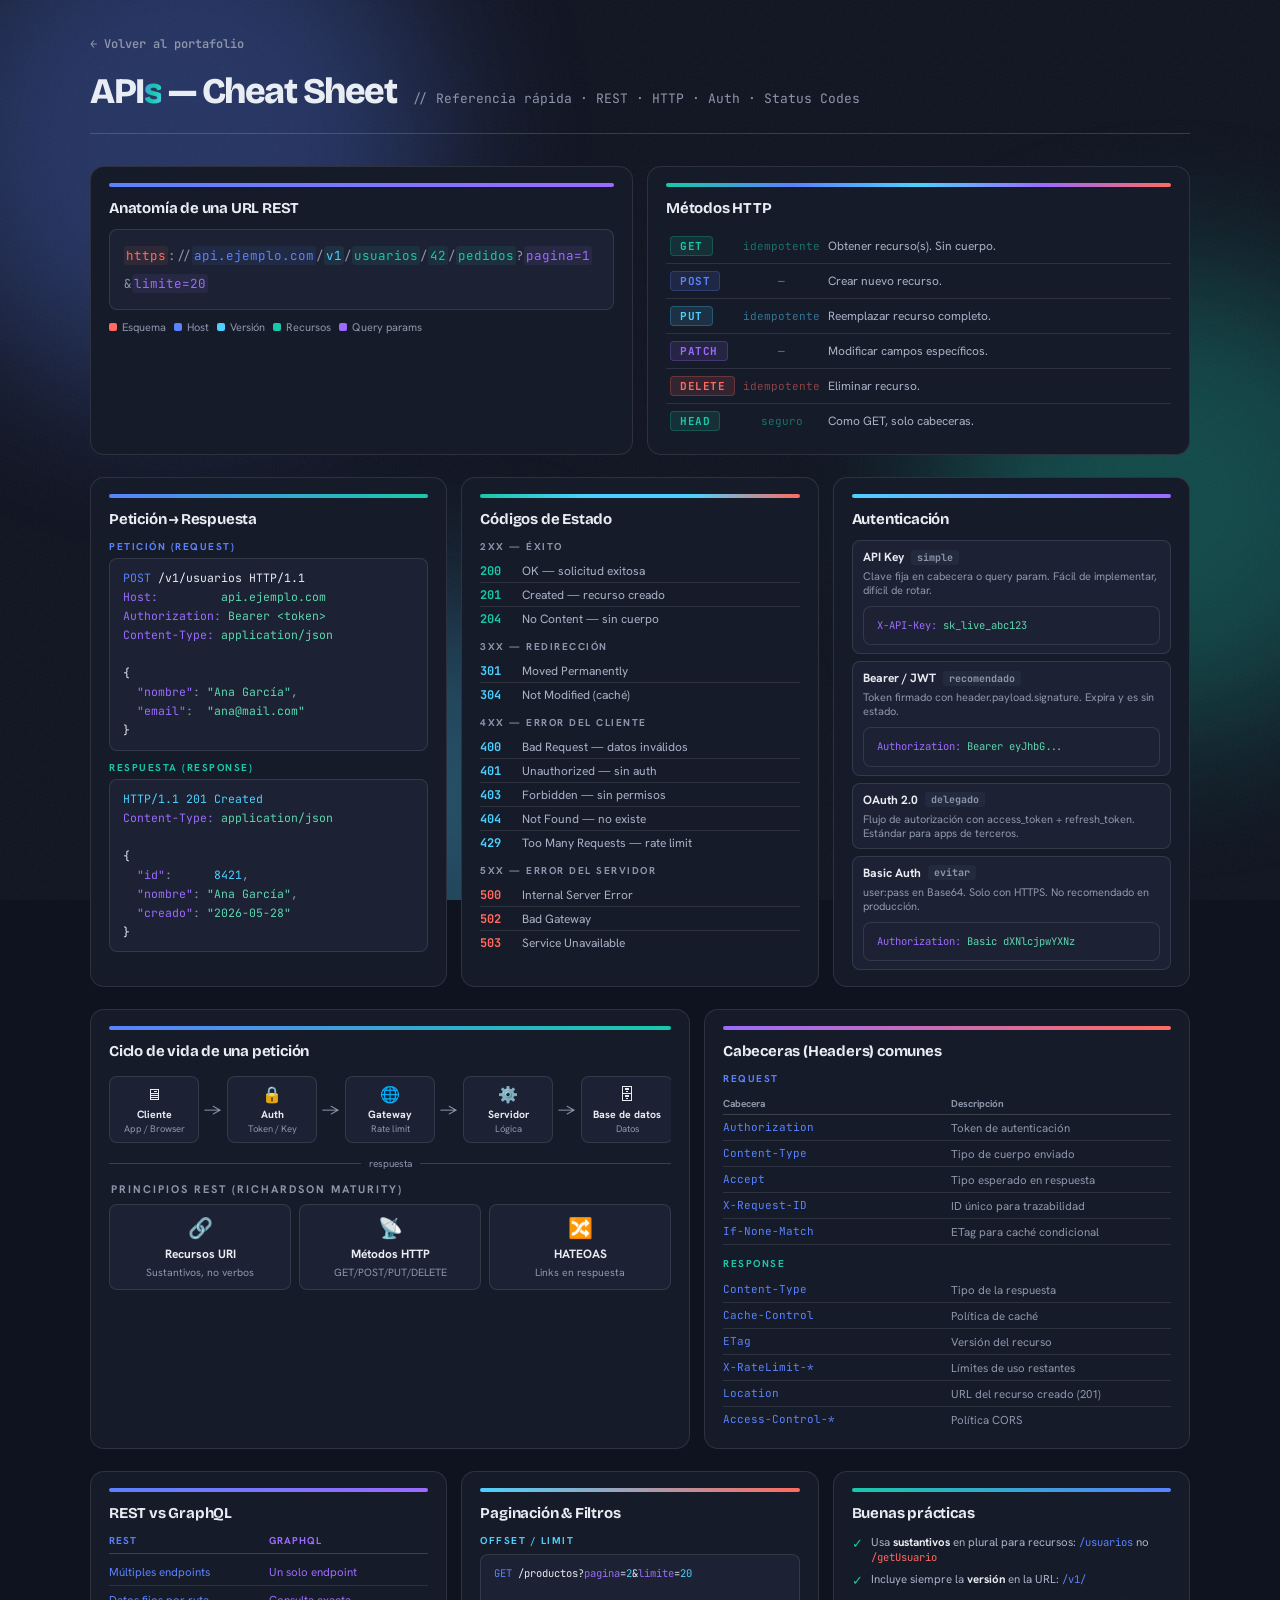
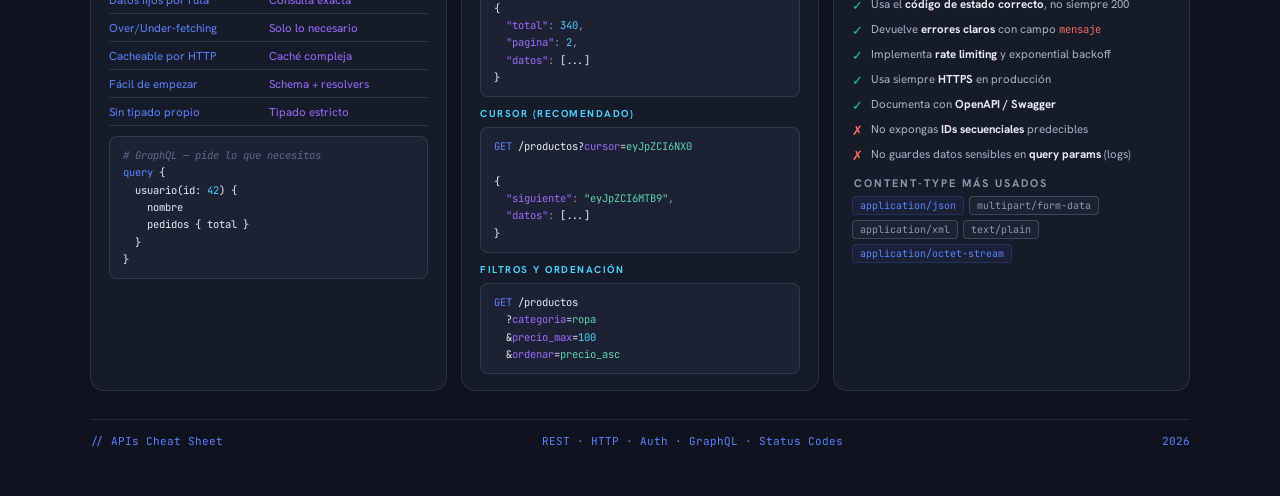
<file: recursos/apis.html>
<!DOCTYPE html>
<html lang="es">
<head>
<meta charset="UTF-8"/>
<meta name="viewport" content="width=device-width, initial-scale=1.0"/>
<title>APIs — Cheat Sheet</title>
<link rel="icon" type="image/svg+xml" href="../assets/ico/favicon.svg"/>
<link rel="icon" type="image/png" sizes="32x32" href="../assets/ico/favicon-32.png"/>
<link rel="preconnect" href="https://fonts.googleapis.com"/>
<link rel="preconnect" href="https://fonts.gstatic.com" crossorigin/>
<link href="https://fonts.googleapis.com/css2?family=Bricolage+Grotesque:opsz,wght@12..96,400;12..96,600;12..96,800&family=Hanken+Grotesk:wght@400;500;600;700&family=JetBrains+Mono:wght@400;600;700&display=swap" rel="stylesheet"/>
<style>
  :root {
    --bg:       #0f1320;
    --surface:  #161b29;
    --surface2: #1c2233;
    --border:   rgba(255,255,255,.10);
    --border2:  rgba(255,255,255,.16);

    --get:    #18c9a9;
    --post:   #5b82ff;
    --put:    #4dd0ff;
    --patch:  #9b6bff;
    --delete: #ff6b60;
    --head:   #18c9a9;

    --text:   #e8ecf3;
    --muted:  #8e96ab;
    --accent: #5b82ff;

    --mono: 'JetBrains Mono', monospace;
    --sans: 'Hanken Grotesk', sans-serif;
    --display: 'Bricolage Grotesque', sans-serif;

    --radius: 14px;
    --radius-sm: 8px;
  }

  * { box-sizing: border-box; margin: 0; padding: 0; }

  body {
    background: var(--bg);
    color: var(--text);
    font-family: var(--sans);
    min-height: 100vh;
    padding: 32px 24px 48px;
    overflow-x: hidden;
    -webkit-font-smoothing: antialiased;
  }

  /* ─── FONDO ANIMADO (igual que el portafolio) ─── */
  .mesh { position: fixed; inset: 0; z-index: -2; overflow: hidden; pointer-events: none; }
  .blob { position: absolute; border-radius: 50%; filter: blur(80px); opacity: .3; animation: float 18s ease-in-out infinite; }
  .blob.a { width: 520px; height: 520px; background: var(--post);  top: -120px; left: -80px; }
  .blob.b { width: 460px; height: 460px; background: var(--get);   top: 30%; right: -120px; animation-delay: -6s; }
  .blob.c { width: 400px; height: 400px; background: var(--put);   bottom: -100px; left: 20%; animation-delay: -11s; }
  @keyframes float {
    0%,100% { transform: translate(0,0) scale(1); }
    33% { transform: translate(40px,-50px) scale(1.1); }
    66% { transform: translate(-30px,40px) scale(.95); }
  }
  .grain {
    position: fixed; inset: 0; z-index: -1; pointer-events: none; opacity: .06;
    background-image: url("data:image/svg+xml,%3Csvg xmlns='http://www.w3.org/2000/svg' width='120' height='120'%3E%3Cfilter id='n'%3E%3CfeTurbulence type='fractalNoise' baseFrequency='.9' numOctaves='3'/%3E%3C/filter%3E%3Crect width='100%25' height='100%25' filter='url(%23n)'/%3E%3C/svg%3E");
  }

  /* ─── GRID ─── */
  .sheet {
    max-width: 1100px;
    margin: 0 auto;
  }

  /* ─── HEADER ─── */
  header {
    display: flex;
    align-items: baseline;
    gap: 16px;
    margin-bottom: 32px;
    border-bottom: 1px solid var(--border2);
    padding-bottom: 20px;
  }
  header h1 {
    font-family: var(--display);
    font-size: 36px;
    font-weight: 800;
    letter-spacing: -1.5px;
    color: var(--text);
  }
  header h1 span {
    background: linear-gradient(110deg, var(--post), var(--get) 55%, var(--put));
    -webkit-background-clip: text; background-clip: text; color: transparent;
  }
  header p {
    font-size: 13px;
    color: var(--muted);
    font-family: var(--mono);
  }

  /* ─── SECTION TITLE ─── */
  .section-title {
    font-size: 11px;
    font-weight: 700;
    letter-spacing: 2px;
    text-transform: uppercase;
    color: var(--muted);
    margin-bottom: 10px;
    padding-left: 2px;
  }

  /* ─── CARDS ─── */
  .card {
    background: var(--surface);
    border: 1px solid var(--border);
    border-radius: var(--radius);
    padding: 16px 18px;
    height: 100%;
    transition: transform .2s, box-shadow .2s, border-color .2s;
  }
  .card:hover {
    transform: translateY(-4px);
    box-shadow: 0 18px 40px rgba(0,0,0,.45);
    border-color: rgba(255,255,255,.16);
  }
  .card h3 {
    font-family: var(--display);
    font-size: 15px;
    font-weight: 700;
    letter-spacing: -.2px;
    margin-bottom: 12px;
    color: var(--text);
  }

  /* ─── LAYOUT GRID ─── */
  .grid-2 { display: grid; grid-template-columns: 1fr 1fr; gap: 14px; }
  .grid-3 { display: grid; grid-template-columns: 1fr 1fr 1fr; gap: 14px; }
  .grid-4 { display: grid; grid-template-columns: repeat(4,1fr); gap: 14px; }
  .col-span-2 { grid-column: span 2; }
  .col-span-3 { grid-column: span 3; }
  .col-span-4 { grid-column: span 4; }

  .section { margin-bottom: 22px; }

  /* ─── MÉTODO BADGE ─── */
  .method {
    display: inline-flex;
    align-items: center;
    font-family: var(--mono);
    font-size: 11px;
    font-weight: 700;
    padding: 2px 9px;
    border-radius: 4px;
    letter-spacing: 0.5px;
  }
  .m-get    { background: #18c9a920; color: var(--get);    border: 1px solid #18c9a940; }
  .m-post   { background: #5b82ff20; color: var(--post);   border: 1px solid #5b82ff40; }
  .m-put    { background: #4dd0ff20; color: var(--put);    border: 1px solid #4dd0ff40; }
  .m-patch  { background: #9b6bff20; color: var(--patch);  border: 1px solid #9b6bff40; }
  .m-delete { background: #ff6b6020; color: var(--delete); border: 1px solid #ff6b6040; }
  .m-head   { background: #18c9a920; color: var(--head);   border: 1px solid #18c9a940; }

  /* ─── HTTP METHODS TABLE ─── */
  .methods-table { width: 100%; border-collapse: collapse; }
  .methods-table tr { border-bottom: 1px solid var(--border); }
  .methods-table tr:last-child { border-bottom: none; }
  .methods-table td {
    padding: 7px 4px;
    font-size: 12px;
    vertical-align: middle;
  }
  .methods-table td:first-child { width: 68px; }
  .methods-table td:nth-child(2) {
    font-family: var(--mono);
    font-size: 11px;
    color: var(--muted);
    width: 60px;
    text-align: center;
  }
  .methods-table td:last-child { color: #aab2c6; }
  .safe-dot {
    display: inline-block;
    width: 7px; height: 7px;
    border-radius: 50%;
    margin-right: 4px;
    vertical-align: middle;
  }

  /* ─── CODE BLOCK ─── */
  .code {
    background: var(--surface2);
    border: 1px solid var(--border);
    border-radius: var(--radius-sm);
    padding: 10px 13px;
    font-family: var(--mono);
    font-size: 11.5px;
    line-height: 1.65;
    overflow-x: auto;
    white-space: pre;
  }
  .code .kw   { color: #5b82ff; }
  .code .str  { color: #5cd6b0; }
  .code .num  { color: #4dd0ff; }
  .code .key  { color: #9b6bff; }
  .code .op   { color: var(--muted); }
  .code .cmt  { color: #5b6a8c; font-style: italic; }

  /* ─── STATUS CODES ─── */
  .status-group { margin-bottom: 10px; }
  .status-group-title {
    font-size: 10px;
    font-weight: 700;
    letter-spacing: 1.5px;
    text-transform: uppercase;
    color: var(--muted);
    margin-bottom: 6px;
  }
  .status-row {
    display: flex;
    align-items: baseline;
    gap: 8px;
    padding: 3.5px 0;
    border-bottom: 1px solid var(--border);
    font-size: 12px;
  }
  .status-row:last-child { border-bottom: none; }
  .status-code {
    font-family: var(--mono);
    font-weight: 700;
    font-size: 12px;
    min-width: 34px;
  }
  .s-2 { color: var(--get); }
  .s-3 { color: #4dd0ff; }
  .s-4 { color: var(--put); }
  .s-5 { color: var(--delete); }
  .status-desc { color: #aab2c6; }

  /* ─── AUTH METHODS ─── */
  .auth-item {
    display: flex;
    flex-direction: column;
    gap: 4px;
    padding: 8px 10px;
    background: var(--surface2);
    border: 1px solid var(--border);
    border-radius: var(--radius-sm);
    margin-bottom: 7px;
  }
  .auth-item:last-child { margin-bottom: 0; }
  .auth-name {
    font-size: 12px;
    font-weight: 700;
    color: var(--text);
    display: flex;
    align-items: center;
    gap: 7px;
  }
  .auth-tag {
    font-family: var(--mono);
    font-size: 10px;
    padding: 1px 6px;
    border-radius: 3px;
    background: #232a3d;
    color: var(--muted);
  }
  .auth-desc { font-size: 11px; color: var(--muted); }

  /* ─── ANATOMY ─── */
  .url-anatomy {
    font-family: var(--mono);
    font-size: 12.5px;
    background: var(--surface2);
    border: 1px solid var(--border);
    border-radius: var(--radius-sm);
    padding: 12px 14px;
    display: flex;
    flex-wrap: wrap;
    gap: 0;
    align-items: center;
    line-height: 2.2;
  }
  .url-part { position: relative; display: inline-block; }
  .url-part span { border-radius: 3px; padding: 1px 2px; }
  .u-scheme  span { color: #ff6b60; background: #ff6b6015; }
  .u-host    span { color: #5b82ff; background: #5b82ff15; }
  .u-version span { color: #4dd0ff; background: #4dd0ff15; }
  .u-res     span { color: #18c9a9; background: #18c9a915; }
  .u-param   span { color: #9b6bff; background: #9b6bff15; }
  .u-sep     { color: var(--muted); }

  .url-legend {
    display: flex;
    flex-wrap: wrap;
    gap: 8px;
    margin-top: 10px;
  }
  .url-legend-item {
    display: flex;
    align-items: center;
    gap: 5px;
    font-size: 11px;
    color: var(--muted);
  }
  .url-dot {
    width: 8px; height: 8px;
    border-radius: 2px;
    flex-shrink: 0;
  }

  /* ─── RESTVSGRPHQL ─── */
  .compare-row {
    display: grid;
    grid-template-columns: 1fr 1fr;
    gap: 0;
    font-size: 11.5px;
    border-bottom: 1px solid var(--border);
    padding: 6px 0;
    align-items: start;
  }
  .compare-row:last-child { border-bottom: none; }
  .compare-label { color: var(--muted); }
  .compare-rest  { color: #5b82ff; }
  .compare-gql   { color: #9b6bff; }
  .compare-header {
    display: grid;
    grid-template-columns: 1fr 1fr;
    font-size: 10px;
    font-weight: 700;
    letter-spacing: 1px;
    text-transform: uppercase;
    color: var(--muted);
    border-bottom: 1px solid var(--border2);
    padding-bottom: 6px;
    margin-bottom: 4px;
  }

  /* ─── PILLARS ─── */
  .pillars {
    display: grid;
    grid-template-columns: repeat(3, 1fr);
    gap: 8px;
  }
  .pillar {
    background: var(--surface2);
    border: 1px solid var(--border);
    border-radius: var(--radius-sm);
    padding: 10px 11px;
    text-align: center;
  }
  .pillar-icon { font-size: 20px; margin-bottom: 5px; }
  .pillar-name { font-size: 12px; font-weight: 700; color: var(--text); margin-bottom: 3px; }
  .pillar-desc { font-size: 10.5px; color: var(--muted); }

  /* ─── HEADER TABLE ─── */
  .header-table { width: 100%; }
  .header-row {
    display: grid;
    grid-template-columns: 1fr 1fr;
    gap: 8px;
    font-size: 11.5px;
    border-bottom: 1px solid var(--border);
    padding: 5px 0;
  }
  .header-row:last-child { border-bottom: none; }
  .header-name { font-family: var(--mono); color: var(--accent); font-size: 11px; }
  .header-desc { color: var(--muted); }

  /* ─── FLOW DIAGRAM ─── */
  .flow {
    display: flex;
    align-items: center;
    gap: 0;
    overflow-x: auto;
    padding: 4px 0;
  }
  .flow-step {
    flex-shrink: 0;
    background: var(--surface2);
    border: 1px solid var(--border);
    border-radius: var(--radius-sm);
    padding: 7px 11px;
    text-align: center;
    min-width: 90px;
  }
  .flow-step .fs-icon { font-size: 16px; display: block; margin-bottom: 2px; }
  .flow-step .fs-name { font-size: 10.5px; font-weight: 700; color: var(--text); display: block; }
  .flow-step .fs-sub  { font-size: 9.5px; color: var(--muted); display: block; margin-top: 1px; }
  .flow-arrow {
    color: var(--muted);
    font-size: 16px;
    padding: 0 5px;
    flex-shrink: 0;
  }

  /* ─── TAG CHIPS ─── */
  .chip-row { display: flex; flex-wrap: wrap; gap: 5px; margin-top: 6px; }
  .chip {
    font-family: var(--mono);
    font-size: 10px;
    padding: 2px 7px;
    border-radius: 4px;
    background: var(--surface2);
    border: 1px solid var(--border2);
    color: var(--muted);
  }
  .chip-hl { color: var(--accent); border-color: #5b82ff30; background: #5b82ff10; }

  /* ─── FOOTBAR ─── */
  footer {
    margin-top: 28px;
    border-top: 1px solid var(--border);
    padding-top: 14px;
    font-size: 11px;
    color: var(--muted);
    font-family: var(--mono);
    display: flex;
    justify-content: space-between;
    align-items: center;
  }
  footer span { color: var(--accent); }

  /* ─── ACCENT LINE ─── */
  .accent-bar {
    height: 4px;
    border-radius: 2px;
    margin-bottom: 12px;
  }

  @media (max-width: 700px) {
    .grid-2, .grid-3, .grid-4 { grid-template-columns: 1fr; }
    .col-span-2, .col-span-3, .col-span-4 { grid-column: span 1; }
    .compare-header, .compare-row { grid-template-columns: 1fr; }
    .pillars { grid-template-columns: 1fr 1fr; }
  }
</style>
</head>
<body>
<div class="mesh"><div class="blob a"></div><div class="blob b"></div><div class="blob c"></div></div>
<div class="grain"></div>
<div class="sheet">

  <!-- VOLVER -->
  <a href="../index.html" style="display:inline-flex;align-items:center;gap:6px;font-family:var(--mono);font-size:12px;font-weight:600;color:var(--muted);text-decoration:none;margin-bottom:18px;transition:color .2s" onmouseover="this.style.color='var(--accent)'" onmouseout="this.style.color='var(--muted)'">← Volver al portafolio</a>

  <!-- HEADER -->
  <header>
    <h1>API<span>s</span> — Cheat Sheet</h1>
    <p>// Referencia rápida · REST · HTTP · Auth · Status Codes</p>
  </header>

  <!-- ROW 1: Anatomy + HTTP Methods -->
  <div class="section">
    <div class="grid-2" style="align-items:start">

      <!-- ANATOMY OF A URL -->
      <div class="card">
        <div class="accent-bar" style="background: linear-gradient(90deg,#5b82ff,#9b6bff)"></div>
        <h3>Anatomía de una URL REST</h3>
        <div class="url-anatomy">
          <span class="url-part u-scheme"><span>https</span></span>
          <span class="u-sep">://</span>
          <span class="url-part u-host"><span>api.ejemplo.com</span></span>
          <span class="u-sep">/</span>
          <span class="url-part u-version"><span>v1</span></span>
          <span class="u-sep">/</span>
          <span class="url-part u-res"><span>usuarios</span></span>
          <span class="u-sep">/</span>
          <span class="url-part u-res"><span>42</span></span>
          <span class="u-sep">/</span>
          <span class="url-part u-res"><span>pedidos</span></span>
          <span class="u-sep">?</span>
          <span class="url-part u-param"><span>pagina=1</span></span>
          <span class="u-sep">&amp;</span>
          <span class="url-part u-param"><span>limite=20</span></span>
        </div>
        <div class="url-legend">
          <div class="url-legend-item"><div class="url-dot" style="background:#ff6b60"></div> Esquema</div>
          <div class="url-legend-item"><div class="url-dot" style="background:#5b82ff"></div> Host</div>
          <div class="url-legend-item"><div class="url-dot" style="background:#4dd0ff"></div> Versión</div>
          <div class="url-legend-item"><div class="url-dot" style="background:#18c9a9"></div> Recursos</div>
          <div class="url-legend-item"><div class="url-dot" style="background:#9b6bff"></div> Query params</div>
        </div>
      </div>

      <!-- HTTP METHODS -->
      <div class="card">
        <div class="accent-bar" style="background: linear-gradient(90deg,#18c9a9,#5b82ff,#4dd0ff,#9b6bff,#ff6b60)"></div>
        <h3>Métodos HTTP</h3>
        <table class="methods-table">
          <tbody>
            <tr>
              <td><span class="method m-get">GET</span></td>
              <td><span style="color:#18c9a980">idempotente</span></td>
              <td>Obtener recurso(s). Sin cuerpo.</td>
            </tr>
            <tr>
              <td><span class="method m-post">POST</span></td>
              <td><span style="color:#6b7694">—</span></td>
              <td>Crear nuevo recurso.</td>
            </tr>
            <tr>
              <td><span class="method m-put">PUT</span></td>
              <td><span style="color:#4dd0ff80">idempotente</span></td>
              <td>Reemplazar recurso completo.</td>
            </tr>
            <tr>
              <td><span class="method m-patch">PATCH</span></td>
              <td><span style="color:#6b7694">—</span></td>
              <td>Modificar campos específicos.</td>
            </tr>
            <tr>
              <td><span class="method m-delete">DELETE</span></td>
              <td><span style="color:#ff6b6080">idempotente</span></td>
              <td>Eliminar recurso.</td>
            </tr>
            <tr>
              <td><span class="method m-head">HEAD</span></td>
              <td><span style="color:#18c9a980">seguro</span></td>
              <td>Como GET, solo cabeceras.</td>
            </tr>
          </tbody>
        </table>
      </div>
    </div>
  </div>

  <!-- ROW 2: Req/Res + Status Codes + Auth -->
  <div class="section">
    <div class="grid-3" style="align-items:start">

      <!-- REQUEST / RESPONSE -->
      <div class="card">
        <div class="accent-bar" style="background: linear-gradient(90deg,#5b82ff,#18c9a9)"></div>
        <h3>Petición → Respuesta</h3>
        <!-- Request -->
        <div style="font-size:10px;font-weight:700;letter-spacing:1.5px;text-transform:uppercase;color:#5b82ff;margin-bottom:5px">Petición (Request)</div>
        <div class="code" style="margin-bottom:10px"><span class="kw">POST</span> /v1/usuarios HTTP/1.1
<span class="key">Host:</span>         <span class="str">api.ejemplo.com</span>
<span class="key">Authorization:</span> <span class="str">Bearer &lt;token&gt;</span>
<span class="key">Content-Type:</span> <span class="str">application/json</span>

{
  <span class="key">"nombre"</span><span class="op">:</span> <span class="str">"Ana García"</span><span class="op">,</span>
  <span class="key">"email"</span><span class="op">:</span>  <span class="str">"ana@mail.com"</span>
}</div>
        <!-- Response -->
        <div style="font-size:10px;font-weight:700;letter-spacing:1.5px;text-transform:uppercase;color:#18c9a9;margin-bottom:5px">Respuesta (Response)</div>
        <div class="code"><span class="num">HTTP/1.1 201 Created</span>
<span class="key">Content-Type:</span> <span class="str">application/json</span>

{
  <span class="key">"id"</span><span class="op">:</span>      <span class="num">8421</span><span class="op">,</span>
  <span class="key">"nombre"</span><span class="op">:</span> <span class="str">"Ana García"</span><span class="op">,</span>
  <span class="key">"creado"</span><span class="op">:</span> <span class="str">"2026-05-28"</span>
}</div>
      </div>

      <!-- STATUS CODES -->
      <div class="card">
        <div class="accent-bar" style="background: linear-gradient(90deg,#18c9a9,#4dd0ff,#4dd0ff,#ff6b60)"></div>
        <h3>Códigos de Estado</h3>

        <div class="status-group">
          <div class="status-group-title">2xx — Éxito</div>
          <div class="status-row"><span class="status-code s-2">200</span><span class="status-desc">OK — solicitud exitosa</span></div>
          <div class="status-row"><span class="status-code s-2">201</span><span class="status-desc">Created — recurso creado</span></div>
          <div class="status-row"><span class="status-code s-2">204</span><span class="status-desc">No Content — sin cuerpo</span></div>
        </div>
        <div class="status-group">
          <div class="status-group-title">3xx — Redirección</div>
          <div class="status-row"><span class="status-code s-3">301</span><span class="status-desc">Moved Permanently</span></div>
          <div class="status-row"><span class="status-code s-3">304</span><span class="status-desc">Not Modified (caché)</span></div>
        </div>
        <div class="status-group">
          <div class="status-group-title">4xx — Error del cliente</div>
          <div class="status-row"><span class="status-code s-4">400</span><span class="status-desc">Bad Request — datos inválidos</span></div>
          <div class="status-row"><span class="status-code s-4">401</span><span class="status-desc">Unauthorized — sin auth</span></div>
          <div class="status-row"><span class="status-code s-4">403</span><span class="status-desc">Forbidden — sin permisos</span></div>
          <div class="status-row"><span class="status-code s-4">404</span><span class="status-desc">Not Found — no existe</span></div>
          <div class="status-row"><span class="status-code s-4">429</span><span class="status-desc">Too Many Requests — rate limit</span></div>
        </div>
        <div class="status-group">
          <div class="status-group-title">5xx — Error del servidor</div>
          <div class="status-row"><span class="status-code s-5">500</span><span class="status-desc">Internal Server Error</span></div>
          <div class="status-row"><span class="status-code s-5">502</span><span class="status-desc">Bad Gateway</span></div>
          <div class="status-row"><span class="status-code s-5">503</span><span class="status-desc">Service Unavailable</span></div>
        </div>
      </div>

      <!-- AUTH -->
      <div class="card">
        <div class="accent-bar" style="background: linear-gradient(90deg,#4dd0ff,#9b6bff)"></div>
        <h3>Autenticación</h3>

        <div class="auth-item">
          <div class="auth-name">API Key <span class="auth-tag">simple</span></div>
          <div class="auth-desc">Clave fija en cabecera o query param. Fácil de implementar, difícil de rotar.</div>
          <div class="code" style="margin-top:5px;font-size:10.5px"><span class="key">X-API-Key:</span> <span class="str">sk_live_abc123</span></div>
        </div>

        <div class="auth-item">
          <div class="auth-name">Bearer / JWT <span class="auth-tag">recomendado</span></div>
          <div class="auth-desc">Token firmado con header.payload.signature. Expira y es sin estado.</div>
          <div class="code" style="margin-top:5px;font-size:10.5px"><span class="key">Authorization:</span> <span class="str">Bearer eyJhbG...</span></div>
        </div>

        <div class="auth-item">
          <div class="auth-name">OAuth 2.0 <span class="auth-tag">delegado</span></div>
          <div class="auth-desc">Flujo de autorización con access_token + refresh_token. Estándar para apps de terceros.</div>
        </div>

        <div class="auth-item">
          <div class="auth-name">Basic Auth <span class="auth-tag">evitar</span></div>
          <div class="auth-desc">user:pass en Base64. Solo con HTTPS. No recomendado en producción.</div>
          <div class="code" style="margin-top:5px;font-size:10.5px"><span class="key">Authorization:</span> <span class="str">Basic dXNlcjpwYXNz</span></div>
        </div>
      </div>
    </div>
  </div>

  <!-- ROW 3: Flujo + Cabeceras comunes -->
  <div class="section">
    <div class="grid-2" style="align-items:start">

      <!-- FLUJO REQUEST -->
      <div class="card">
        <div class="accent-bar" style="background: linear-gradient(90deg,#5b82ff,#18c9a9)"></div>
        <h3>Ciclo de vida de una petición</h3>
        <div class="flow">
          <div class="flow-step">
            <span class="fs-icon">🖥</span>
            <span class="fs-name">Cliente</span>
            <span class="fs-sub">App / Browser</span>
          </div>
          <div class="flow-arrow">→</div>
          <div class="flow-step">
            <span class="fs-icon">🔒</span>
            <span class="fs-name">Auth</span>
            <span class="fs-sub">Token / Key</span>
          </div>
          <div class="flow-arrow">→</div>
          <div class="flow-step">
            <span class="fs-icon">🌐</span>
            <span class="fs-name">Gateway</span>
            <span class="fs-sub">Rate limit</span>
          </div>
          <div class="flow-arrow">→</div>
          <div class="flow-step">
            <span class="fs-icon">⚙️</span>
            <span class="fs-name">Servidor</span>
            <span class="fs-sub">Lógica</span>
          </div>
          <div class="flow-arrow">→</div>
          <div class="flow-step">
            <span class="fs-icon">🗄</span>
            <span class="fs-name">Base de datos</span>
            <span class="fs-sub">Datos</span>
          </div>
        </div>
        <div style="margin-top:10px;display:flex;align-items:center;gap:8px">
          <div style="height:1px;flex:1;background:var(--border2)"></div>
          <span style="font-size:10px;color:var(--muted)">respuesta</span>
          <div style="height:1px;flex:1;background:var(--border2)"></div>
        </div>

        <!-- Principios REST -->
        <div style="margin-top:12px">
          <div class="section-title" style="margin-bottom:8px">Principios REST (Richardson Maturity)</div>
          <div class="pillars">
            <div class="pillar">
              <div class="pillar-icon">🔗</div>
              <div class="pillar-name">Recursos URI</div>
              <div class="pillar-desc">Sustantivos, no verbos</div>
            </div>
            <div class="pillar">
              <div class="pillar-icon">📡</div>
              <div class="pillar-name">Métodos HTTP</div>
              <div class="pillar-desc">GET/POST/PUT/DELETE</div>
            </div>
            <div class="pillar">
              <div class="pillar-icon">🔀</div>
              <div class="pillar-name">HATEOAS</div>
              <div class="pillar-desc">Links en respuesta</div>
            </div>
          </div>
        </div>
      </div>

      <!-- CABECERAS COMUNES -->
      <div class="card">
        <div class="accent-bar" style="background: linear-gradient(90deg,#9b6bff,#ff6b60)"></div>
        <h3>Cabeceras (Headers) comunes</h3>

        <div style="font-size:10px;font-weight:700;letter-spacing:1.5px;text-transform:uppercase;color:#5b82ff;margin-bottom:7px">Request</div>
        <div class="header-row" style="font-size:10px;font-weight:700;color:var(--muted);padding-bottom:4px;border-bottom:1px solid var(--border2)">
          <span>Cabecera</span><span>Descripción</span>
        </div>
        <div class="header-row"><span class="header-name">Authorization</span><span class="header-desc">Token de autenticación</span></div>
        <div class="header-row"><span class="header-name">Content-Type</span><span class="header-desc">Tipo de cuerpo enviado</span></div>
        <div class="header-row"><span class="header-name">Accept</span><span class="header-desc">Tipo esperado en respuesta</span></div>
        <div class="header-row"><span class="header-name">X-Request-ID</span><span class="header-desc">ID único para trazabilidad</span></div>
        <div class="header-row"><span class="header-name">If-None-Match</span><span class="header-desc">ETag para caché condicional</span></div>

        <div style="font-size:10px;font-weight:700;letter-spacing:1.5px;text-transform:uppercase;color:#18c9a9;margin:12px 0 7px">Response</div>
        <div class="header-row"><span class="header-name">Content-Type</span><span class="header-desc">Tipo de la respuesta</span></div>
        <div class="header-row"><span class="header-name">Cache-Control</span><span class="header-desc">Política de caché</span></div>
        <div class="header-row"><span class="header-name">ETag</span><span class="header-desc">Versión del recurso</span></div>
        <div class="header-row"><span class="header-name">X-RateLimit-*</span><span class="header-desc">Límites de uso restantes</span></div>
        <div class="header-row"><span class="header-name">Location</span><span class="header-desc">URL del recurso creado (201)</span></div>
        <div class="header-row"><span class="header-name">Access-Control-*</span><span class="header-desc">Política CORS</span></div>
      </div>
    </div>
  </div>

  <!-- ROW 4: REST vs GraphQL + Buenas practicas + Paginación -->
  <div class="section">
    <div class="grid-3" style="align-items:start">

      <!-- REST vs GraphQL -->
      <div class="card">
        <div class="accent-bar" style="background: linear-gradient(90deg,#5b82ff,#9b6bff)"></div>
        <h3>REST vs GraphQL</h3>
        <div class="compare-header">
          <span style="color:#5b82ff">REST</span>
          <span style="color:#9b6bff">GraphQL</span>
        </div>
        <div class="compare-row">
          <span class="compare-rest">Múltiples endpoints</span>
          <span class="compare-gql">Un solo endpoint</span>
        </div>
        <div class="compare-row">
          <span class="compare-rest">Datos fijos por ruta</span>
          <span class="compare-gql">Consulta exacta</span>
        </div>
        <div class="compare-row">
          <span class="compare-rest">Over/Under-fetching</span>
          <span class="compare-gql">Solo lo necesario</span>
        </div>
        <div class="compare-row">
          <span class="compare-rest">Cacheable por HTTP</span>
          <span class="compare-gql">Caché compleja</span>
        </div>
        <div class="compare-row">
          <span class="compare-rest">Fácil de empezar</span>
          <span class="compare-gql">Schema + resolvers</span>
        </div>
        <div class="compare-row">
          <span class="compare-rest">Sin tipado propio</span>
          <span class="compare-gql">Tipado estricto</span>
        </div>
        <div style="margin-top:10px">
          <div class="code" style="font-size:10.5px"><span class="cmt"># GraphQL — pide lo que necesitas</span>
<span class="kw">query</span> {
  usuario(id: <span class="num">42</span>) {
    nombre
    pedidos { total }
  }
}</div>
        </div>
      </div>

      <!-- PAGINACIÓN -->
      <div class="card">
        <div class="accent-bar" style="background: linear-gradient(90deg,#4dd0ff,#ff6b60)"></div>
        <h3>Paginación &amp; Filtros</h3>

        <div style="font-size:10px;font-weight:700;letter-spacing:1.5px;text-transform:uppercase;color:#4dd0ff;margin-bottom:7px">Offset / Limit</div>
        <div class="code" style="margin-bottom:10px;font-size:10.5px"><span class="kw">GET</span> /productos?<span class="key">pagina</span>=<span class="num">2</span>&amp;<span class="key">limite</span>=<span class="num">20</span>

{
  <span class="key">"total"</span><span class="op">:</span> <span class="num">340</span><span class="op">,</span>
  <span class="key">"pagina"</span><span class="op">:</span> <span class="num">2</span><span class="op">,</span>
  <span class="key">"datos"</span><span class="op">:</span> [...]
}</div>

        <div style="font-size:10px;font-weight:700;letter-spacing:1.5px;text-transform:uppercase;color:#4dd0ff;margin-bottom:7px">Cursor (recomendado)</div>
        <div class="code" style="margin-bottom:10px;font-size:10.5px"><span class="kw">GET</span> /productos?<span class="key">cursor</span>=<span class="str">eyJpZCI6NX0</span>

{
  <span class="key">"siguiente"</span><span class="op">:</span> <span class="str">"eyJpZCI6MTB9"</span><span class="op">,</span>
  <span class="key">"datos"</span><span class="op">:</span> [...]
}</div>

        <div style="font-size:10px;font-weight:700;letter-spacing:1.5px;text-transform:uppercase;color:#4dd0ff;margin-bottom:7px">Filtros y ordenación</div>
        <div class="code" style="font-size:10.5px"><span class="kw">GET</span> /productos
  ?<span class="key">categoria</span>=<span class="str">ropa</span>
  &amp;<span class="key">precio_max</span>=<span class="num">100</span>
  &amp;<span class="key">ordenar</span>=<span class="str">precio_asc</span></div>
      </div>

      <!-- BUENAS PRÁCTICAS -->
      <div class="card">
        <div class="accent-bar" style="background: linear-gradient(90deg,#18c9a9,#5b82ff)"></div>
        <h3>Buenas prácticas</h3>

        <div style="display:flex;flex-direction:column;gap:7px">
          <div style="display:flex;gap:8px;font-size:11.5px;align-items:flex-start">
            <span style="color:#18c9a9;font-size:13px;flex-shrink:0;margin-top:1px">✓</span>
            <span style="color:#aab2c6">Usa <strong style="color:var(--text)">sustantivos</strong> en plural para recursos: <code style="font-family:var(--mono);font-size:10.5px;color:#5b82ff">/usuarios</code> no <code style="font-family:var(--mono);font-size:10.5px;color:#ff6b60">/getUsuario</code></span>
          </div>
          <div style="display:flex;gap:8px;font-size:11.5px;align-items:flex-start">
            <span style="color:#18c9a9;font-size:13px;flex-shrink:0;margin-top:1px">✓</span>
            <span style="color:#aab2c6">Incluye siempre la <strong style="color:var(--text)">versión</strong> en la URL: <code style="font-family:var(--mono);font-size:10.5px;color:#5b82ff">/v1/</code></span>
          </div>
          <div style="display:flex;gap:8px;font-size:11.5px;align-items:flex-start">
            <span style="color:#18c9a9;font-size:13px;flex-shrink:0;margin-top:1px">✓</span>
            <span style="color:#aab2c6">Usa el <strong style="color:var(--text)">código de estado correcto</strong>, no siempre 200</span>
          </div>
          <div style="display:flex;gap:8px;font-size:11.5px;align-items:flex-start">
            <span style="color:#18c9a9;font-size:13px;flex-shrink:0;margin-top:1px">✓</span>
            <span style="color:#aab2c6">Devuelve <strong style="color:var(--text)">errores claros</strong> con campo <code style="font-family:var(--mono);font-size:10.5px;color:#ff6b60">mensaje</code></span>
          </div>
          <div style="display:flex;gap:8px;font-size:11.5px;align-items:flex-start">
            <span style="color:#18c9a9;font-size:13px;flex-shrink:0;margin-top:1px">✓</span>
            <span style="color:#aab2c6">Implementa <strong style="color:var(--text)">rate limiting</strong> y exponential backoff</span>
          </div>
          <div style="display:flex;gap:8px;font-size:11.5px;align-items:flex-start">
            <span style="color:#18c9a9;font-size:13px;flex-shrink:0;margin-top:1px">✓</span>
            <span style="color:#aab2c6">Usa siempre <strong style="color:var(--text)">HTTPS</strong> en producción</span>
          </div>
          <div style="display:flex;gap:8px;font-size:11.5px;align-items:flex-start">
            <span style="color:#18c9a9;font-size:13px;flex-shrink:0;margin-top:1px">✓</span>
            <span style="color:#aab2c6">Documenta con <strong style="color:var(--text)">OpenAPI / Swagger</strong></span>
          </div>
          <div style="display:flex;gap:8px;font-size:11.5px;align-items:flex-start">
            <span style="color:#ff6b60;font-size:13px;flex-shrink:0;margin-top:1px">✗</span>
            <span style="color:#aab2c6">No expongas <strong style="color:var(--text)">IDs secuenciales</strong> predecibles</span>
          </div>
          <div style="display:flex;gap:8px;font-size:11.5px;align-items:flex-start">
            <span style="color:#ff6b60;font-size:13px;flex-shrink:0;margin-top:1px">✗</span>
            <span style="color:#aab2c6">No guardes datos sensibles en <strong style="color:var(--text)">query params</strong> (logs)</span>
          </div>
        </div>

        <div style="margin-top:12px">
          <div class="section-title" style="margin-bottom:6px">Content-Type más usados</div>
          <div class="chip-row">
            <span class="chip chip-hl">application/json</span>
            <span class="chip">multipart/form-data</span>
            <span class="chip">application/xml</span>
            <span class="chip">text/plain</span>
            <span class="chip chip-hl">application/octet-stream</span>
          </div>
        </div>
      </div>
    </div>
  </div>

  <!-- FOOTER -->
  <footer>
    <span>// APIs Cheat Sheet</span>
    <span>REST · HTTP · Auth · GraphQL · <span>Status Codes</span></span>
    <span>2026</span>
  </footer>

</div>
</body>
</html>
</file>
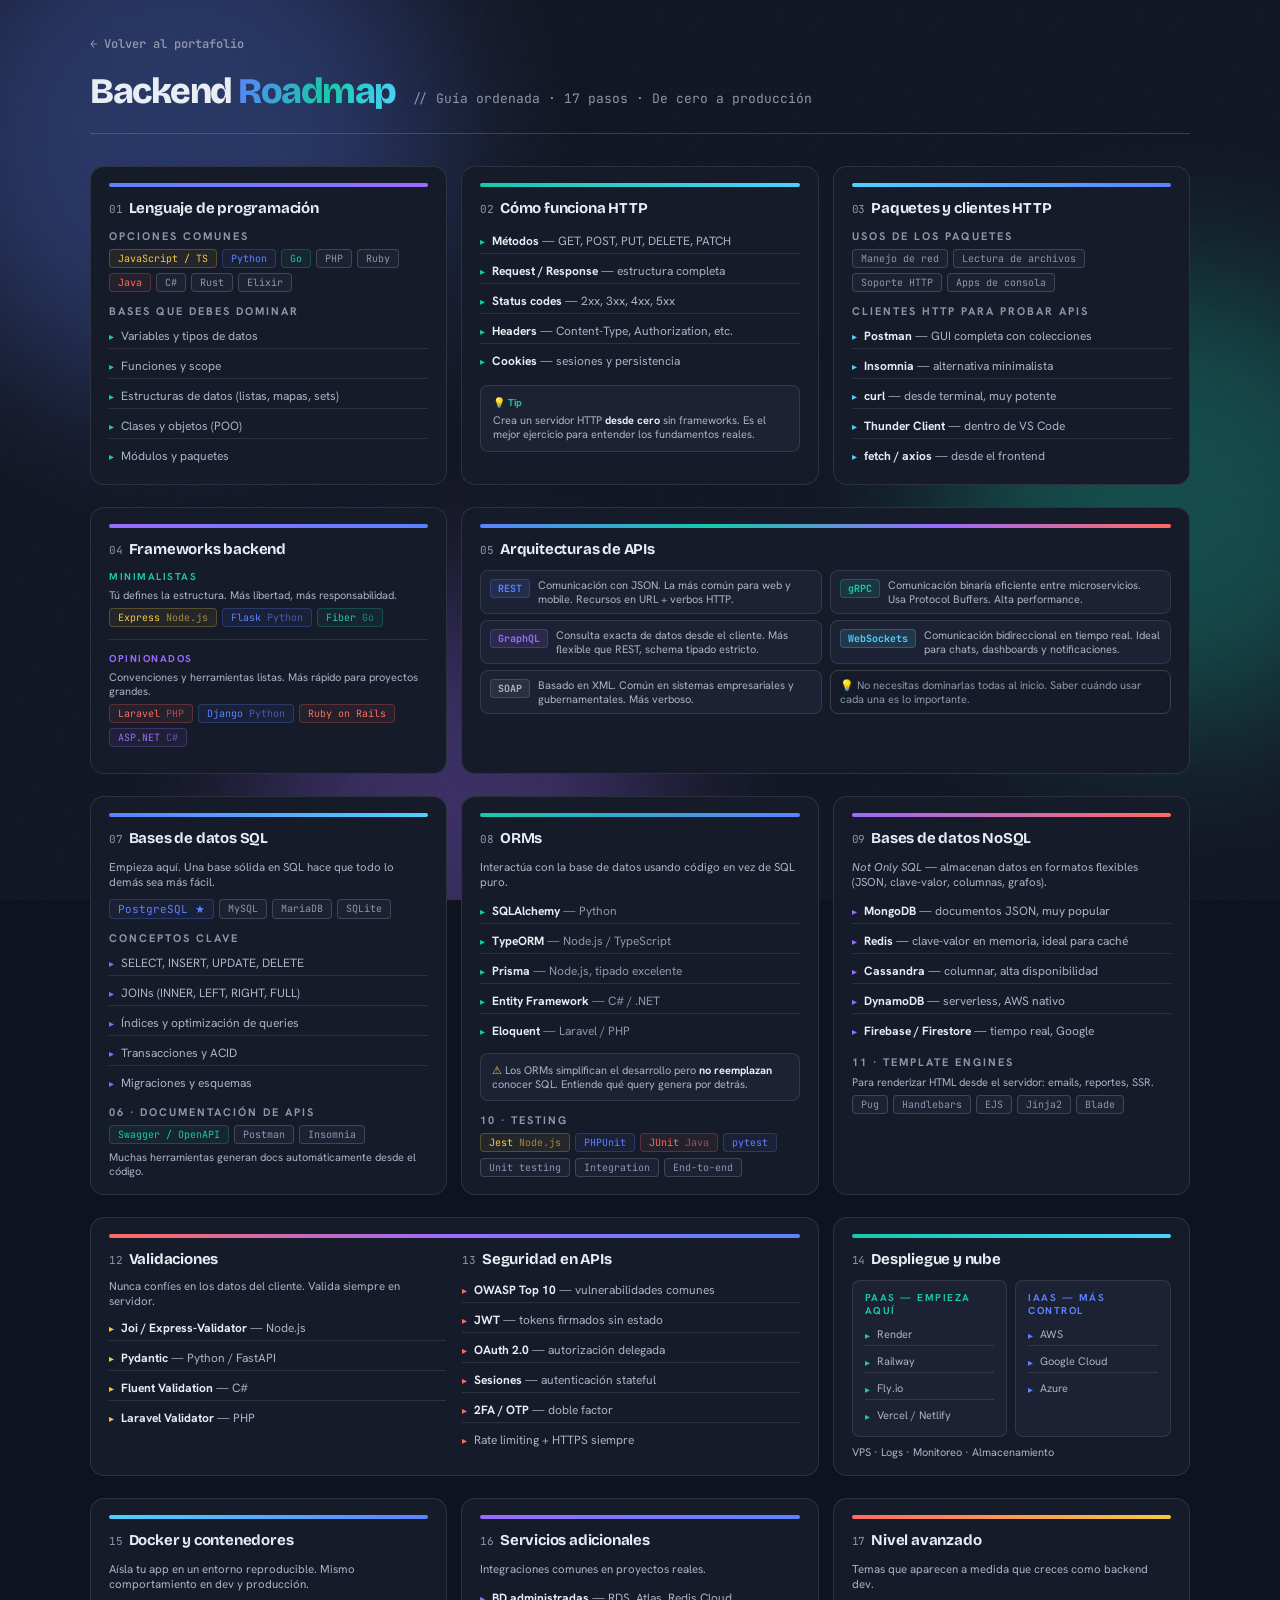
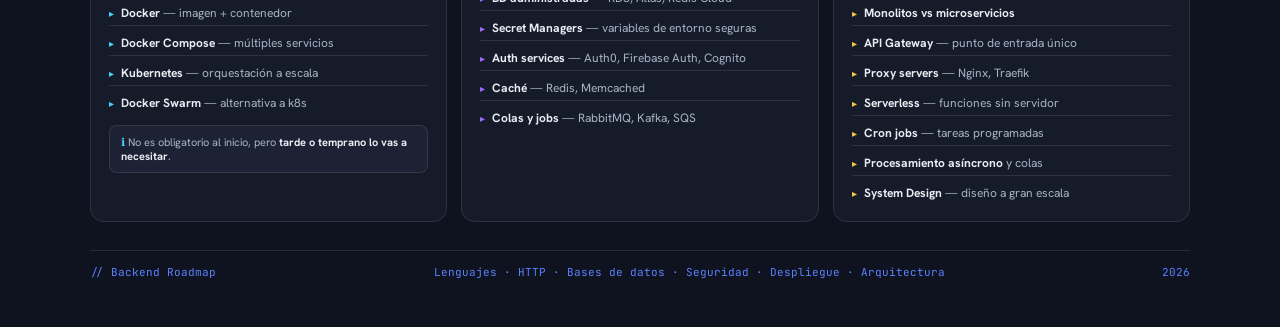
<file: recursos/backend-roadmap.html>
<!DOCTYPE html>
<html lang="es">
<head>
<meta charset="UTF-8"/>
<meta name="viewport" content="width=device-width, initial-scale=1.0"/>
<title>Backend Roadmap — Cheat Sheet</title>
<link rel="icon" type="image/svg+xml" href="../assets/ico/favicon.svg"/>
<link rel="icon" type="image/png" sizes="32x32" href="../assets/ico/favicon-32.png"/>
<link rel="preconnect" href="https://fonts.googleapis.com"/>
<link rel="preconnect" href="https://fonts.gstatic.com" crossorigin/>
<link href="https://fonts.googleapis.com/css2?family=Bricolage+Grotesque:opsz,wght@12..96,400;12..96,600;12..96,800&family=Hanken+Grotesk:wght@400;500;600;700&family=JetBrains+Mono:wght@400;600;700&display=swap" rel="stylesheet"/>
<style>
  :root {
    --bg:       #0f1320;
    --surface:  #161b29;
    --surface2: #1c2233;
    --border:   rgba(255,255,255,.10);
    --border2:  rgba(255,255,255,.16);

    --blue:   #5b82ff;
    --teal:   #18c9a9;
    --cyan:   #4dd0ff;
    --purple: #9b6bff;
    --red:    #ff6b60;
    --yellow: #f5c842;

    --text:   #e8ecf3;
    --muted:  #8e96ab;
    --accent: #5b82ff;

    --mono: 'JetBrains Mono', monospace;
    --sans: 'Hanken Grotesk', sans-serif;
    --display: 'Bricolage Grotesque', sans-serif;

    --radius: 14px;
    --radius-sm: 8px;
  }

  * { box-sizing: border-box; margin: 0; padding: 0; }

  body {
    background: var(--bg);
    color: var(--text);
    font-family: var(--sans);
    min-height: 100vh;
    padding: 32px 24px 48px;
    overflow-x: hidden;
    -webkit-font-smoothing: antialiased;
  }

  /* ─── FONDO ANIMADO ─── */
  .mesh { position: fixed; inset: 0; z-index: -2; overflow: hidden; pointer-events: none; }
  .blob { position: absolute; border-radius: 50%; filter: blur(80px); opacity: .3; animation: float 18s ease-in-out infinite; }
  .blob.a { width: 520px; height: 520px; background: var(--blue);   top: -120px; left: -80px; }
  .blob.b { width: 460px; height: 460px; background: var(--teal);   top: 30%; right: -120px; animation-delay: -6s; }
  .blob.c { width: 400px; height: 400px; background: var(--purple); bottom: -100px; left: 20%; animation-delay: -11s; }
  @keyframes float {
    0%,100% { transform: translate(0,0) scale(1); }
    33%      { transform: translate(40px,-50px) scale(1.1); }
    66%      { transform: translate(-30px,40px) scale(.95); }
  }
  .grain {
    position: fixed; inset: 0; z-index: -1; pointer-events: none; opacity: .06;
    background-image: url("data:image/svg+xml,%3Csvg xmlns='http://www.w3.org/2000/svg' width='120' height='120'%3E%3Cfilter id='n'%3E%3CfeTurbulence type='fractalNoise' baseFrequency='.9' numOctaves='3'/%3E%3C/filter%3E%3Crect width='100%25' height='100%25' filter='url(%23n)'/%3E%3C/svg%3E");
  }

  /* ─── LAYOUT ─── */
  .sheet { max-width: 1100px; margin: 0 auto; }

  /* ─── HEADER ─── */
  header {
    display: flex;
    align-items: baseline;
    gap: 16px;
    margin-bottom: 32px;
    border-bottom: 1px solid var(--border2);
    padding-bottom: 20px;
  }
  header h1 {
    font-family: var(--display);
    font-size: 36px;
    font-weight: 800;
    letter-spacing: -1.5px;
    color: var(--text);
  }
  header h1 span {
    background: linear-gradient(110deg, var(--blue), var(--teal) 55%, var(--cyan));
    -webkit-background-clip: text; background-clip: text; color: transparent;
  }
  header p { font-size: 13px; color: var(--muted); font-family: var(--mono); }

  /* ─── CARDS ─── */
  .card {
    background: var(--surface);
    border: 1px solid var(--border);
    border-radius: var(--radius);
    padding: 16px 18px;
    height: 100%;
    transition: transform .2s, box-shadow .2s, border-color .2s;
  }
  .card:hover {
    transform: translateY(-4px);
    box-shadow: 0 18px 40px rgba(0,0,0,.45);
    border-color: rgba(255,255,255,.16);
  }
  .card h3 {
    font-family: var(--display);
    font-size: 15px;
    font-weight: 700;
    letter-spacing: -.2px;
    margin-bottom: 12px;
    color: var(--text);
  }

  /* ─── GRIDS ─── */
  .grid-2 { display: grid; grid-template-columns: 1fr 1fr; gap: 14px; }
  .grid-3 { display: grid; grid-template-columns: 1fr 1fr 1fr; gap: 14px; }
  .grid-4 { display: grid; grid-template-columns: repeat(4,1fr); gap: 14px; }
  .col-span-2 { grid-column: span 2; }
  .col-span-3 { grid-column: span 3; }
  .section { margin-bottom: 22px; }

  /* ─── ACCENT BAR ─── */
  .accent-bar { height: 4px; border-radius: 2px; margin-bottom: 12px; }

  /* ─── STEP BADGE ─── */
  .step-badge {
    display: inline-flex;
    align-items: center;
    justify-content: center;
    width: 22px; height: 22px;
    border-radius: 50%;
    font-family: var(--mono);
    font-size: 10px;
    font-weight: 700;
    flex-shrink: 0;
  }

  /* ─── CHIP TAGS ─── */
  .chip-row { display: flex; flex-wrap: wrap; gap: 5px; margin-top: 8px; }
  .chip {
    font-family: var(--mono);
    font-size: 10px;
    padding: 2px 8px;
    border-radius: 4px;
    background: var(--surface2);
    border: 1px solid var(--border2);
    color: var(--muted);
  }
  .chip-blue   { color: var(--blue);   border-color: #5b82ff40; background: #5b82ff10; }
  .chip-teal   { color: var(--teal);   border-color: #18c9a940; background: #18c9a910; }
  .chip-cyan   { color: var(--cyan);   border-color: #4dd0ff40; background: #4dd0ff10; }
  .chip-purple { color: var(--purple); border-color: #9b6bff40; background: #9b6bff10; }
  .chip-red    { color: var(--red);    border-color: #ff6b6040; background: #ff6b6010; }
  .chip-yellow { color: var(--yellow); border-color: #f5c84240; background: #f5c84210; }

  /* ─── ITEM LIST ─── */
  .item-list { display: flex; flex-direction: column; gap: 5px; margin-top: 4px; }
  .item-row {
    display: flex;
    align-items: flex-start;
    gap: 7px;
    font-size: 12px;
    color: #aab2c6;
    padding: 4px 0;
    border-bottom: 1px solid var(--border);
  }
  .item-row:last-child { border-bottom: none; }
  .item-dot { color: var(--teal); font-size: 10px; margin-top: 2px; flex-shrink: 0; }

  /* ─── FRAMEWORK BLOCKS ─── */
  .fw-group { margin-bottom: 10px; }
  .fw-label {
    font-size: 10px;
    font-weight: 700;
    letter-spacing: 1.5px;
    text-transform: uppercase;
    margin-bottom: 5px;
  }

  /* ─── ROADMAP STEP ROW ─── */
  .road-row {
    display: flex;
    gap: 10px;
    align-items: flex-start;
    padding: 7px 0;
    border-bottom: 1px solid var(--border);
    font-size: 12px;
  }
  .road-row:last-child { border-bottom: none; }
  .road-num {
    font-family: var(--mono);
    font-size: 10px;
    font-weight: 700;
    color: var(--muted);
    min-width: 20px;
    padding-top: 1px;
  }
  .road-title { font-weight: 700; color: var(--text); margin-bottom: 2px; font-size: 12px; }
  .road-desc  { color: #aab2c6; font-size: 11px; }

  /* ─── API ARCH CARDS ─── */
  .arch-item {
    display: flex;
    gap: 8px;
    align-items: flex-start;
    padding: 7px 9px;
    background: var(--surface2);
    border: 1px solid var(--border);
    border-radius: var(--radius-sm);
    margin-bottom: 6px;
  }
  .arch-item:last-child { margin-bottom: 0; }
  .arch-tag {
    font-family: var(--mono);
    font-size: 10px;
    font-weight: 700;
    padding: 2px 7px;
    border-radius: 4px;
    flex-shrink: 0;
    white-space: nowrap;
    margin-top: 1px;
  }
  .arch-desc { font-size: 11px; color: #aab2c6; }

  /* ─── CLOUD TABLE ─── */
  .cloud-row {
    display: grid;
    grid-template-columns: 1fr 1fr;
    gap: 8px;
    margin-bottom: 8px;
  }
  .cloud-col {
    background: var(--surface2);
    border: 1px solid var(--border);
    border-radius: var(--radius-sm);
    padding: 10px 12px;
  }
  .cloud-col-title {
    font-size: 10px;
    font-weight: 700;
    letter-spacing: 1.5px;
    text-transform: uppercase;
    margin-bottom: 7px;
  }

  /* ─── SECTION TITLE ─── */
  .section-title {
    font-size: 11px;
    font-weight: 700;
    letter-spacing: 2px;
    text-transform: uppercase;
    color: var(--muted);
    margin-bottom: 10px;
  }

  /* ─── FOOTER ─── */
  footer {
    margin-top: 28px;
    border-top: 1px solid var(--border);
    padding-top: 14px;
    font-size: 11px;
    color: var(--muted);
    font-family: var(--mono);
    display: flex;
    justify-content: space-between;
    align-items: center;
  }
  footer span { color: var(--accent); }

  @media (max-width: 700px) {
    .grid-2, .grid-3, .grid-4 { grid-template-columns: 1fr; }
    .col-span-2, .col-span-3  { grid-column: span 1; }
    .cloud-row                 { grid-template-columns: 1fr; }
  }
</style>
</head>
<body>
<div class="mesh"><div class="blob a"></div><div class="blob b"></div><div class="blob c"></div></div>
<div class="grain"></div>
<div class="sheet">

  <!-- VOLVER -->
  <a href="../index.html" style="display:inline-flex;align-items:center;gap:6px;font-family:var(--mono);font-size:12px;font-weight:600;color:var(--muted);text-decoration:none;margin-bottom:18px;transition:color .2s" onmouseover="this.style.color='var(--accent)'" onmouseout="this.style.color='var(--muted)'">← Volver al portafolio</a>

  <!-- HEADER -->
  <header>
    <h1>Backend <span>Roadmap</span></h1>
    <p>// Guía ordenada · 17 pasos · De cero a producción</p>
  </header>

  <!-- ══════════════════════════════════════════════════════
       ROW 1: Lenguajes + HTTP + Paquetes
  ══════════════════════════════════════════════════════ -->
  <div class="section">
    <div class="grid-3" style="align-items:start">

      <!-- 1. LENGUAJE -->
      <div class="card">
        <div class="accent-bar" style="background:linear-gradient(90deg,var(--blue),var(--purple))"></div>
        <h3><span style="color:var(--muted);font-family:var(--mono);font-size:11px;font-weight:400;margin-right:6px">01</span>Lenguaje de programación</h3>
        <div class="section-title" style="margin-bottom:6px">Opciones comunes</div>
        <div class="chip-row" style="margin-top:0;margin-bottom:12px">
          <span class="chip chip-yellow">JavaScript / TS</span>
          <span class="chip chip-blue">Python</span>
          <span class="chip chip-teal">Go</span>
          <span class="chip">PHP</span>
          <span class="chip">Ruby</span>
          <span class="chip chip-red">Java</span>
          <span class="chip">C#</span>
          <span class="chip" style="color:var(--muted)">Rust</span>
          <span class="chip" style="color:var(--muted)">Elixir</span>
        </div>
        <div class="section-title" style="margin-bottom:6px">Bases que debes dominar</div>
        <div class="item-list">
          <div class="item-row"><span class="item-dot">▸</span><span>Variables y tipos de datos</span></div>
          <div class="item-row"><span class="item-dot">▸</span><span>Funciones y scope</span></div>
          <div class="item-row"><span class="item-dot">▸</span><span>Estructuras de datos (listas, mapas, sets)</span></div>
          <div class="item-row"><span class="item-dot">▸</span><span>Clases y objetos (POO)</span></div>
          <div class="item-row"><span class="item-dot">▸</span><span>Módulos y paquetes</span></div>
        </div>
      </div>

      <!-- 2. HTTP -->
      <div class="card">
        <div class="accent-bar" style="background:linear-gradient(90deg,var(--teal),var(--cyan))"></div>
        <h3><span style="color:var(--muted);font-family:var(--mono);font-size:11px;font-weight:400;margin-right:6px">02</span>Cómo funciona HTTP</h3>
        <div class="item-list">
          <div class="item-row"><span class="item-dot" style="color:var(--teal)">▸</span><span><strong style="color:var(--text)">Métodos</strong> — GET, POST, PUT, DELETE, PATCH</span></div>
          <div class="item-row"><span class="item-dot" style="color:var(--teal)">▸</span><span><strong style="color:var(--text)">Request / Response</strong> — estructura completa</span></div>
          <div class="item-row"><span class="item-dot" style="color:var(--teal)">▸</span><span><strong style="color:var(--text)">Status codes</strong> — 2xx, 3xx, 4xx, 5xx</span></div>
          <div class="item-row"><span class="item-dot" style="color:var(--teal)">▸</span><span><strong style="color:var(--text)">Headers</strong> — Content-Type, Authorization, etc.</span></div>
          <div class="item-row"><span class="item-dot" style="color:var(--teal)">▸</span><span><strong style="color:var(--text)">Cookies</strong> — sesiones y persistencia</span></div>
        </div>
        <div style="margin-top:12px;padding:10px 12px;background:var(--surface2);border:1px solid var(--border);border-radius:var(--radius-sm)">
          <div style="font-size:10px;font-weight:700;color:var(--teal);margin-bottom:4px">💡 Tip</div>
          <div style="font-size:11px;color:#aab2c6">Crea un servidor HTTP <strong style="color:var(--text)">desde cero</strong> sin frameworks. Es el mejor ejercicio para entender los fundamentos reales.</div>
        </div>
      </div>

      <!-- 3. PAQUETES Y CLIENTES HTTP -->
      <div class="card">
        <div class="accent-bar" style="background:linear-gradient(90deg,var(--cyan),var(--blue))"></div>
        <h3><span style="color:var(--muted);font-family:var(--mono);font-size:11px;font-weight:400;margin-right:6px">03</span>Paquetes y clientes HTTP</h3>
        <div class="section-title" style="margin-bottom:6px">Usos de los paquetes</div>
        <div class="chip-row" style="margin-top:0;margin-bottom:12px">
          <span class="chip">Manejo de red</span>
          <span class="chip">Lectura de archivos</span>
          <span class="chip">Soporte HTTP</span>
          <span class="chip">Apps de consola</span>
        </div>
        <div class="section-title" style="margin-bottom:6px">Clientes HTTP para probar APIs</div>
        <div class="item-list">
          <div class="item-row"><span class="item-dot" style="color:var(--cyan)">▸</span><span><strong style="color:var(--text)">Postman</strong> — GUI completa con colecciones</span></div>
          <div class="item-row"><span class="item-dot" style="color:var(--cyan)">▸</span><span><strong style="color:var(--text)">Insomnia</strong> — alternativa minimalista</span></div>
          <div class="item-row"><span class="item-dot" style="color:var(--cyan)">▸</span><span><strong style="color:var(--text)">curl</strong> — desde terminal, muy potente</span></div>
          <div class="item-row"><span class="item-dot" style="color:var(--cyan)">▸</span><span><strong style="color:var(--text)">Thunder Client</strong> — dentro de VS Code</span></div>
          <div class="item-row"><span class="item-dot" style="color:var(--cyan)">▸</span><span><strong style="color:var(--text)">fetch / axios</strong> — desde el frontend</span></div>
        </div>
      </div>
    </div>
  </div>

  <!-- ══════════════════════════════════════════════════════
       ROW 2: Frameworks + Arquitecturas de API
  ══════════════════════════════════════════════════════ -->
  <div class="section">
    <div class="grid-3" style="align-items:start">

      <!-- 4. FRAMEWORKS -->
      <div class="card">
        <div class="accent-bar" style="background:linear-gradient(90deg,var(--purple),var(--blue))"></div>
        <h3><span style="color:var(--muted);font-family:var(--mono);font-size:11px;font-weight:400;margin-right:6px">04</span>Frameworks backend</h3>

        <div class="fw-group">
          <div class="fw-label" style="color:var(--teal)">Minimalistas</div>
          <div style="font-size:11px;color:#aab2c6;margin-bottom:6px">Tú defines la estructura. Más libertad, más responsabilidad.</div>
          <div class="chip-row" style="margin-top:0">
            <span class="chip chip-yellow">Express <span style="opacity:.6">Node.js</span></span>
            <span class="chip chip-blue">Flask <span style="opacity:.6">Python</span></span>
            <span class="chip chip-teal">Fiber <span style="opacity:.6">Go</span></span>
          </div>
        </div>

        <div style="height:1px;background:var(--border);margin:12px 0"></div>

        <div class="fw-group">
          <div class="fw-label" style="color:var(--purple)">Opinionados</div>
          <div style="font-size:11px;color:#aab2c6;margin-bottom:6px">Convenciones y herramientas listas. Más rápido para proyectos grandes.</div>
          <div class="chip-row" style="margin-top:0">
            <span class="chip chip-red">Laravel <span style="opacity:.6">PHP</span></span>
            <span class="chip chip-blue">Django <span style="opacity:.6">Python</span></span>
            <span class="chip chip-red">Ruby on Rails</span>
            <span class="chip chip-purple">ASP.NET <span style="opacity:.6">C#</span></span>
          </div>
        </div>
      </div>

      <!-- 5. ARQUITECTURAS DE API -->
      <div class="card col-span-2">
        <div class="accent-bar" style="background:linear-gradient(90deg,var(--blue),var(--teal),var(--purple),var(--red))"></div>
        <h3><span style="color:var(--muted);font-family:var(--mono);font-size:11px;font-weight:400;margin-right:6px">05</span>Arquitecturas de APIs</h3>
        <div class="grid-2" style="gap:8px;margin-top:4px">
          <div>
            <div class="arch-item">
              <span class="arch-tag" style="background:#5b82ff20;color:var(--blue);border:1px solid #5b82ff40">REST</span>
              <div class="arch-desc">Comunicación con JSON. La más común para web y mobile. Recursos en URL + verbos HTTP.</div>
            </div>
            <div class="arch-item">
              <span class="arch-tag" style="background:#9b6bff20;color:var(--purple);border:1px solid #9b6bff40">GraphQL</span>
              <div class="arch-desc">Consulta exacta de datos desde el cliente. Más flexible que REST, schema tipado estricto.</div>
            </div>
            <div class="arch-item">
              <span class="arch-tag" style="background:#8e96ab20;color:#aab2c6;border:1px solid #8e96ab40">SOAP</span>
              <div class="arch-desc">Basado en XML. Común en sistemas empresariales y gubernamentales. Más verboso.</div>
            </div>
          </div>
          <div>
            <div class="arch-item">
              <span class="arch-tag" style="background:#18c9a920;color:var(--teal);border:1px solid #18c9a940">gRPC</span>
              <div class="arch-desc">Comunicación binaria eficiente entre microservicios. Usa Protocol Buffers. Alta performance.</div>
            </div>
            <div class="arch-item">
              <span class="arch-tag" style="background:#4dd0ff20;color:var(--cyan);border:1px solid #4dd0ff40">WebSockets</span>
              <div class="arch-desc">Comunicación bidireccional en tiempo real. Ideal para chats, dashboards y notificaciones.</div>
            </div>
            <div class="arch-item" style="border-color:var(--border2);background:transparent">
              <div style="font-size:11px;color:var(--muted)">💡 No necesitas dominarlas todas al inicio. Saber cuándo usar cada una es lo importante.</div>
            </div>
          </div>
        </div>
      </div>
    </div>
  </div>

  <!-- ══════════════════════════════════════════════════════
       ROW 3: Bases de datos SQL + ORM + NoSQL
  ══════════════════════════════════════════════════════ -->
  <div class="section">
    <div class="grid-3" style="align-items:start">

      <!-- 7. SQL -->
      <div class="card">
        <div class="accent-bar" style="background:linear-gradient(90deg,var(--blue),var(--cyan))"></div>
        <h3><span style="color:var(--muted);font-family:var(--mono);font-size:11px;font-weight:400;margin-right:6px">07</span>Bases de datos SQL</h3>
        <div style="font-size:11.5px;color:#aab2c6;margin-bottom:10px">Empieza aquí. Una base sólida en SQL hace que todo lo demás sea más fácil.</div>
        <div class="chip-row" style="margin-top:0;margin-bottom:12px">
          <span class="chip chip-blue" style="font-size:11px">PostgreSQL ★</span>
          <span class="chip">MySQL</span>
          <span class="chip">MariaDB</span>
          <span class="chip">SQLite</span>
        </div>
        <div class="section-title" style="margin-bottom:6px">Conceptos clave</div>
        <div class="item-list">
          <div class="item-row"><span class="item-dot" style="color:var(--blue)">▸</span><span>SELECT, INSERT, UPDATE, DELETE</span></div>
          <div class="item-row"><span class="item-dot" style="color:var(--blue)">▸</span><span>JOINs (INNER, LEFT, RIGHT, FULL)</span></div>
          <div class="item-row"><span class="item-dot" style="color:var(--blue)">▸</span><span>Índices y optimización de queries</span></div>
          <div class="item-row"><span class="item-dot" style="color:var(--blue)">▸</span><span>Transacciones y ACID</span></div>
          <div class="item-row"><span class="item-dot" style="color:var(--blue)">▸</span><span>Migraciones y esquemas</span></div>
        </div>

        <div style="margin-top:10px">
          <div class="section-title" style="margin-bottom:6px">06 · Documentación de APIs</div>
          <div class="chip-row" style="margin-top:0">
            <span class="chip chip-teal">Swagger / OpenAPI</span>
            <span class="chip">Postman</span>
            <span class="chip">Insomnia</span>
          </div>
          <div style="font-size:11px;color:#aab2c6;margin-top:6px">Muchas herramientas generan docs automáticamente desde el código.</div>
        </div>
      </div>

      <!-- 8. ORM -->
      <div class="card">
        <div class="accent-bar" style="background:linear-gradient(90deg,var(--teal),var(--blue))"></div>
        <h3><span style="color:var(--muted);font-family:var(--mono);font-size:11px;font-weight:400;margin-right:6px">08</span>ORMs</h3>
        <div style="font-size:11.5px;color:#aab2c6;margin-bottom:10px">Interactúa con la base de datos usando código en vez de SQL puro.</div>

        <div class="item-list">
          <div class="item-row"><span class="item-dot" style="color:var(--teal)">▸</span><span><strong style="color:var(--text)">SQLAlchemy</strong> <span style="color:var(--muted)">— Python</span></span></div>
          <div class="item-row"><span class="item-dot" style="color:var(--teal)">▸</span><span><strong style="color:var(--text)">TypeORM</strong> <span style="color:var(--muted)">— Node.js / TypeScript</span></span></div>
          <div class="item-row"><span class="item-dot" style="color:var(--teal)">▸</span><span><strong style="color:var(--text)">Prisma</strong> <span style="color:var(--muted)">— Node.js, tipado excelente</span></span></div>
          <div class="item-row"><span class="item-dot" style="color:var(--teal)">▸</span><span><strong style="color:var(--text)">Entity Framework</strong> <span style="color:var(--muted)">— C# / .NET</span></span></div>
          <div class="item-row"><span class="item-dot" style="color:var(--teal)">▸</span><span><strong style="color:var(--text)">Eloquent</strong> <span style="color:var(--muted)">— Laravel / PHP</span></span></div>
        </div>

        <div style="margin-top:10px;padding:9px 11px;background:var(--surface2);border:1px solid var(--border);border-radius:var(--radius-sm)">
          <div style="font-size:11px;color:#aab2c6"><span style="color:var(--yellow)">⚠</span> Los ORMs simplifican el desarrollo pero <strong style="color:var(--text)">no reemplazan</strong> conocer SQL. Entiende qué query genera por detrás.</div>
        </div>

        <div style="margin-top:12px">
          <div class="section-title" style="margin-bottom:6px">10 · Testing</div>
          <div class="chip-row" style="margin-top:0;margin-bottom:6px">
            <span class="chip chip-yellow">Jest <span style="opacity:.6">Node.js</span></span>
            <span class="chip chip-blue">PHPUnit</span>
            <span class="chip chip-red">JUnit <span style="opacity:.6">Java</span></span>
            <span class="chip chip-blue">pytest</span>
          </div>
          <div class="chip-row" style="margin-top:0">
            <span class="chip">Unit testing</span>
            <span class="chip">Integration</span>
            <span class="chip">End-to-end</span>
          </div>
        </div>
      </div>

      <!-- 9. NoSQL -->
      <div class="card">
        <div class="accent-bar" style="background:linear-gradient(90deg,var(--purple),var(--red))"></div>
        <h3><span style="color:var(--muted);font-family:var(--mono);font-size:11px;font-weight:400;margin-right:6px">09</span>Bases de datos NoSQL</h3>
        <div style="font-size:11.5px;color:#aab2c6;margin-bottom:10px"><em>Not Only SQL</em> — almacenan datos en formatos flexibles (JSON, clave-valor, columnas, grafos).</div>

        <div class="item-list">
          <div class="item-row"><span class="item-dot" style="color:var(--purple)">▸</span><span><strong style="color:var(--text)">MongoDB</strong> — documentos JSON, muy popular</span></div>
          <div class="item-row"><span class="item-dot" style="color:var(--purple)">▸</span><span><strong style="color:var(--text)">Redis</strong> — clave-valor en memoria, ideal para caché</span></div>
          <div class="item-row"><span class="item-dot" style="color:var(--purple)">▸</span><span><strong style="color:var(--text)">Cassandra</strong> — columnar, alta disponibilidad</span></div>
          <div class="item-row"><span class="item-dot" style="color:var(--purple)">▸</span><span><strong style="color:var(--text)">DynamoDB</strong> — serverless, AWS nativo</span></div>
          <div class="item-row"><span class="item-dot" style="color:var(--purple)">▸</span><span><strong style="color:var(--text)">Firebase / Firestore</strong> — tiempo real, Google</span></div>
        </div>

        <div style="margin-top:12px">
          <div class="section-title" style="margin-bottom:6px">11 · Template Engines</div>
          <div style="font-size:11px;color:#aab2c6;margin-bottom:6px">Para renderizar HTML desde el servidor: emails, reportes, SSR.</div>
          <div class="chip-row" style="margin-top:0">
            <span class="chip">Pug</span>
            <span class="chip">Handlebars</span>
            <span class="chip">EJS</span>
            <span class="chip">Jinja2</span>
            <span class="chip">Blade</span>
          </div>
        </div>
      </div>
    </div>
  </div>

  <!-- ══════════════════════════════════════════════════════
       ROW 4: Seguridad + Validaciones + Despliegue
  ══════════════════════════════════════════════════════ -->
  <div class="section">
    <div class="grid-3" style="align-items:start">

      <!-- 12+13. VALIDACIONES + SEGURIDAD -->
      <div class="card col-span-2">
        <div class="accent-bar" style="background:linear-gradient(90deg,var(--red),var(--purple),var(--blue))"></div>
        <div class="grid-2" style="gap:16px">
          <div>
            <h3 style="margin-bottom:10px"><span style="color:var(--muted);font-family:var(--mono);font-size:11px;font-weight:400;margin-right:6px">12</span>Validaciones</h3>
            <div style="font-size:11.5px;color:#aab2c6;margin-bottom:8px">Nunca confíes en los datos del cliente. Valida siempre en servidor.</div>
            <div class="item-list">
              <div class="item-row"><span class="item-dot" style="color:var(--yellow)">▸</span><span><strong style="color:var(--text)">Joi / Express-Validator</strong> — Node.js</span></div>
              <div class="item-row"><span class="item-dot" style="color:var(--yellow)">▸</span><span><strong style="color:var(--text)">Pydantic</strong> — Python / FastAPI</span></div>
              <div class="item-row"><span class="item-dot" style="color:var(--yellow)">▸</span><span><strong style="color:var(--text)">Fluent Validation</strong> — C#</span></div>
              <div class="item-row"><span class="item-dot" style="color:var(--yellow)">▸</span><span><strong style="color:var(--text)">Laravel Validator</strong> — PHP</span></div>
            </div>
          </div>
          <div>
            <h3 style="margin-bottom:10px"><span style="color:var(--muted);font-family:var(--mono);font-size:11px;font-weight:400;margin-right:6px">13</span>Seguridad en APIs</h3>
            <div class="item-list">
              <div class="item-row"><span class="item-dot" style="color:var(--red)">▸</span><span><strong style="color:var(--text)">OWASP Top 10</strong> — vulnerabilidades comunes</span></div>
              <div class="item-row"><span class="item-dot" style="color:var(--red)">▸</span><span><strong style="color:var(--text)">JWT</strong> — tokens firmados sin estado</span></div>
              <div class="item-row"><span class="item-dot" style="color:var(--red)">▸</span><span><strong style="color:var(--text)">OAuth 2.0</strong> — autorización delegada</span></div>
              <div class="item-row"><span class="item-dot" style="color:var(--red)">▸</span><span><strong style="color:var(--text)">Sesiones</strong> — autenticación stateful</span></div>
              <div class="item-row"><span class="item-dot" style="color:var(--red)">▸</span><span><strong style="color:var(--text)">2FA / OTP</strong> — doble factor</span></div>
              <div class="item-row"><span class="item-dot" style="color:var(--red)">▸</span><span>Rate limiting + HTTPS siempre</span></div>
            </div>
          </div>
        </div>
      </div>

      <!-- 14. DESPLIEGUE -->
      <div class="card">
        <div class="accent-bar" style="background:linear-gradient(90deg,var(--teal),var(--cyan))"></div>
        <h3><span style="color:var(--muted);font-family:var(--mono);font-size:11px;font-weight:400;margin-right:6px">14</span>Despliegue y nube</h3>

        <div class="cloud-row">
          <div class="cloud-col">
            <div class="cloud-col-title" style="color:var(--teal)">PaaS — Empieza aquí</div>
            <div class="item-list">
              <div class="item-row" style="padding:3px 0"><span class="item-dot" style="color:var(--teal)">▸</span><span style="font-size:11px">Render</span></div>
              <div class="item-row" style="padding:3px 0"><span class="item-dot" style="color:var(--teal)">▸</span><span style="font-size:11px">Railway</span></div>
              <div class="item-row" style="padding:3px 0"><span class="item-dot" style="color:var(--teal)">▸</span><span style="font-size:11px">Fly.io</span></div>
              <div class="item-row" style="padding:3px 0"><span class="item-dot" style="color:var(--teal)">▸</span><span style="font-size:11px">Vercel / Netlify</span></div>
            </div>
          </div>
          <div class="cloud-col">
            <div class="cloud-col-title" style="color:var(--blue)">IaaS — Más control</div>
            <div class="item-list">
              <div class="item-row" style="padding:3px 0"><span class="item-dot" style="color:var(--blue)">▸</span><span style="font-size:11px">AWS</span></div>
              <div class="item-row" style="padding:3px 0"><span class="item-dot" style="color:var(--blue)">▸</span><span style="font-size:11px">Google Cloud</span></div>
              <div class="item-row" style="padding:3px 0"><span class="item-dot" style="color:var(--blue)">▸</span><span style="font-size:11px">Azure</span></div>
            </div>
          </div>
        </div>
        <div style="font-size:11px;color:#aab2c6">VPS · Logs · Monitoreo · Almacenamiento</div>
      </div>
    </div>
  </div>

  <!-- ══════════════════════════════════════════════════════
       ROW 5: Docker + Servicios Cloud + Arquitectura avanzada
  ══════════════════════════════════════════════════════ -->
  <div class="section">
    <div class="grid-3" style="align-items:start">

      <!-- 15. DOCKER -->
      <div class="card">
        <div class="accent-bar" style="background:linear-gradient(90deg,var(--cyan),var(--blue))"></div>
        <h3><span style="color:var(--muted);font-family:var(--mono);font-size:11px;font-weight:400;margin-right:6px">15</span>Docker y contenedores</h3>
        <div style="font-size:11.5px;color:#aab2c6;margin-bottom:10px">Aísla tu app en un entorno reproducible. Mismo comportamiento en dev y producción.</div>
        <div class="item-list">
          <div class="item-row"><span class="item-dot" style="color:var(--cyan)">▸</span><span><strong style="color:var(--text)">Docker</strong> — imagen + contenedor</span></div>
          <div class="item-row"><span class="item-dot" style="color:var(--cyan)">▸</span><span><strong style="color:var(--text)">Docker Compose</strong> — múltiples servicios</span></div>
          <div class="item-row"><span class="item-dot" style="color:var(--cyan)">▸</span><span><strong style="color:var(--text)">Kubernetes</strong> — orquestación a escala</span></div>
          <div class="item-row"><span class="item-dot" style="color:var(--cyan)">▸</span><span><strong style="color:var(--text)">Docker Swarm</strong> — alternativa a k8s</span></div>
        </div>
        <div style="margin-top:10px;padding:9px 11px;background:var(--surface2);border:1px solid var(--border);border-radius:var(--radius-sm)">
          <div style="font-size:11px;color:#aab2c6"><span style="color:var(--cyan)">ℹ</span> No es obligatorio al inicio, pero <strong style="color:var(--text)">tarde o temprano lo vas a necesitar</strong>.</div>
        </div>
      </div>

      <!-- 16. SERVICIOS CLOUD -->
      <div class="card">
        <div class="accent-bar" style="background:linear-gradient(90deg,var(--purple),var(--blue))"></div>
        <h3><span style="color:var(--muted);font-family:var(--mono);font-size:11px;font-weight:400;margin-right:6px">16</span>Servicios adicionales</h3>
        <div style="font-size:11.5px;color:#aab2c6;margin-bottom:10px">Integraciones comunes en proyectos reales.</div>
        <div class="item-list">
          <div class="item-row"><span class="item-dot" style="color:var(--purple)">▸</span><span><strong style="color:var(--text)">BD administradas</strong> — RDS, Atlas, Redis Cloud</span></div>
          <div class="item-row"><span class="item-dot" style="color:var(--purple)">▸</span><span><strong style="color:var(--text)">Secret Managers</strong> — variables de entorno seguras</span></div>
          <div class="item-row"><span class="item-dot" style="color:var(--purple)">▸</span><span><strong style="color:var(--text)">Auth services</strong> — Auth0, Firebase Auth, Cognito</span></div>
          <div class="item-row"><span class="item-dot" style="color:var(--purple)">▸</span><span><strong style="color:var(--text)">Caché</strong> — Redis, Memcached</span></div>
          <div class="item-row"><span class="item-dot" style="color:var(--purple)">▸</span><span><strong style="color:var(--text)">Colas y jobs</strong> — RabbitMQ, Kafka, SQS</span></div>
        </div>
      </div>

      <!-- 17. ARQUITECTURA AVANZADA -->
      <div class="card">
        <div class="accent-bar" style="background:linear-gradient(90deg,var(--red),var(--yellow))"></div>
        <h3><span style="color:var(--muted);font-family:var(--mono);font-size:11px;font-weight:400;margin-right:6px">17</span>Nivel avanzado</h3>
        <div style="font-size:11.5px;color:#aab2c6;margin-bottom:10px">Temas que aparecen a medida que creces como backend dev.</div>
        <div class="item-list">
          <div class="item-row"><span class="item-dot" style="color:var(--yellow)">▸</span><span><strong style="color:var(--text)">Monolitos vs microservicios</strong></span></div>
          <div class="item-row"><span class="item-dot" style="color:var(--yellow)">▸</span><span><strong style="color:var(--text)">API Gateway</strong> — punto de entrada único</span></div>
          <div class="item-row"><span class="item-dot" style="color:var(--yellow)">▸</span><span><strong style="color:var(--text)">Proxy servers</strong> — Nginx, Traefik</span></div>
          <div class="item-row"><span class="item-dot" style="color:var(--yellow)">▸</span><span><strong style="color:var(--text)">Serverless</strong> — funciones sin servidor</span></div>
          <div class="item-row"><span class="item-dot" style="color:var(--yellow)">▸</span><span><strong style="color:var(--text)">Cron jobs</strong> — tareas programadas</span></div>
          <div class="item-row"><span class="item-dot" style="color:var(--yellow)">▸</span><span><strong style="color:var(--text)">Procesamiento asíncrono</strong> y colas</span></div>
          <div class="item-row"><span class="item-dot" style="color:var(--yellow)">▸</span><span><strong style="color:var(--text)">System Design</strong> — diseño a gran escala</span></div>
        </div>
      </div>
    </div>
  </div>

  <!-- FOOTER -->
  <footer>
    <span>// Backend Roadmap</span>
    <span>Lenguajes · HTTP · Bases de datos · Seguridad · Despliegue · <span>Arquitectura</span></span>
    <span>2026</span>
  </footer>

</div>
</body>
</html>
</file>
